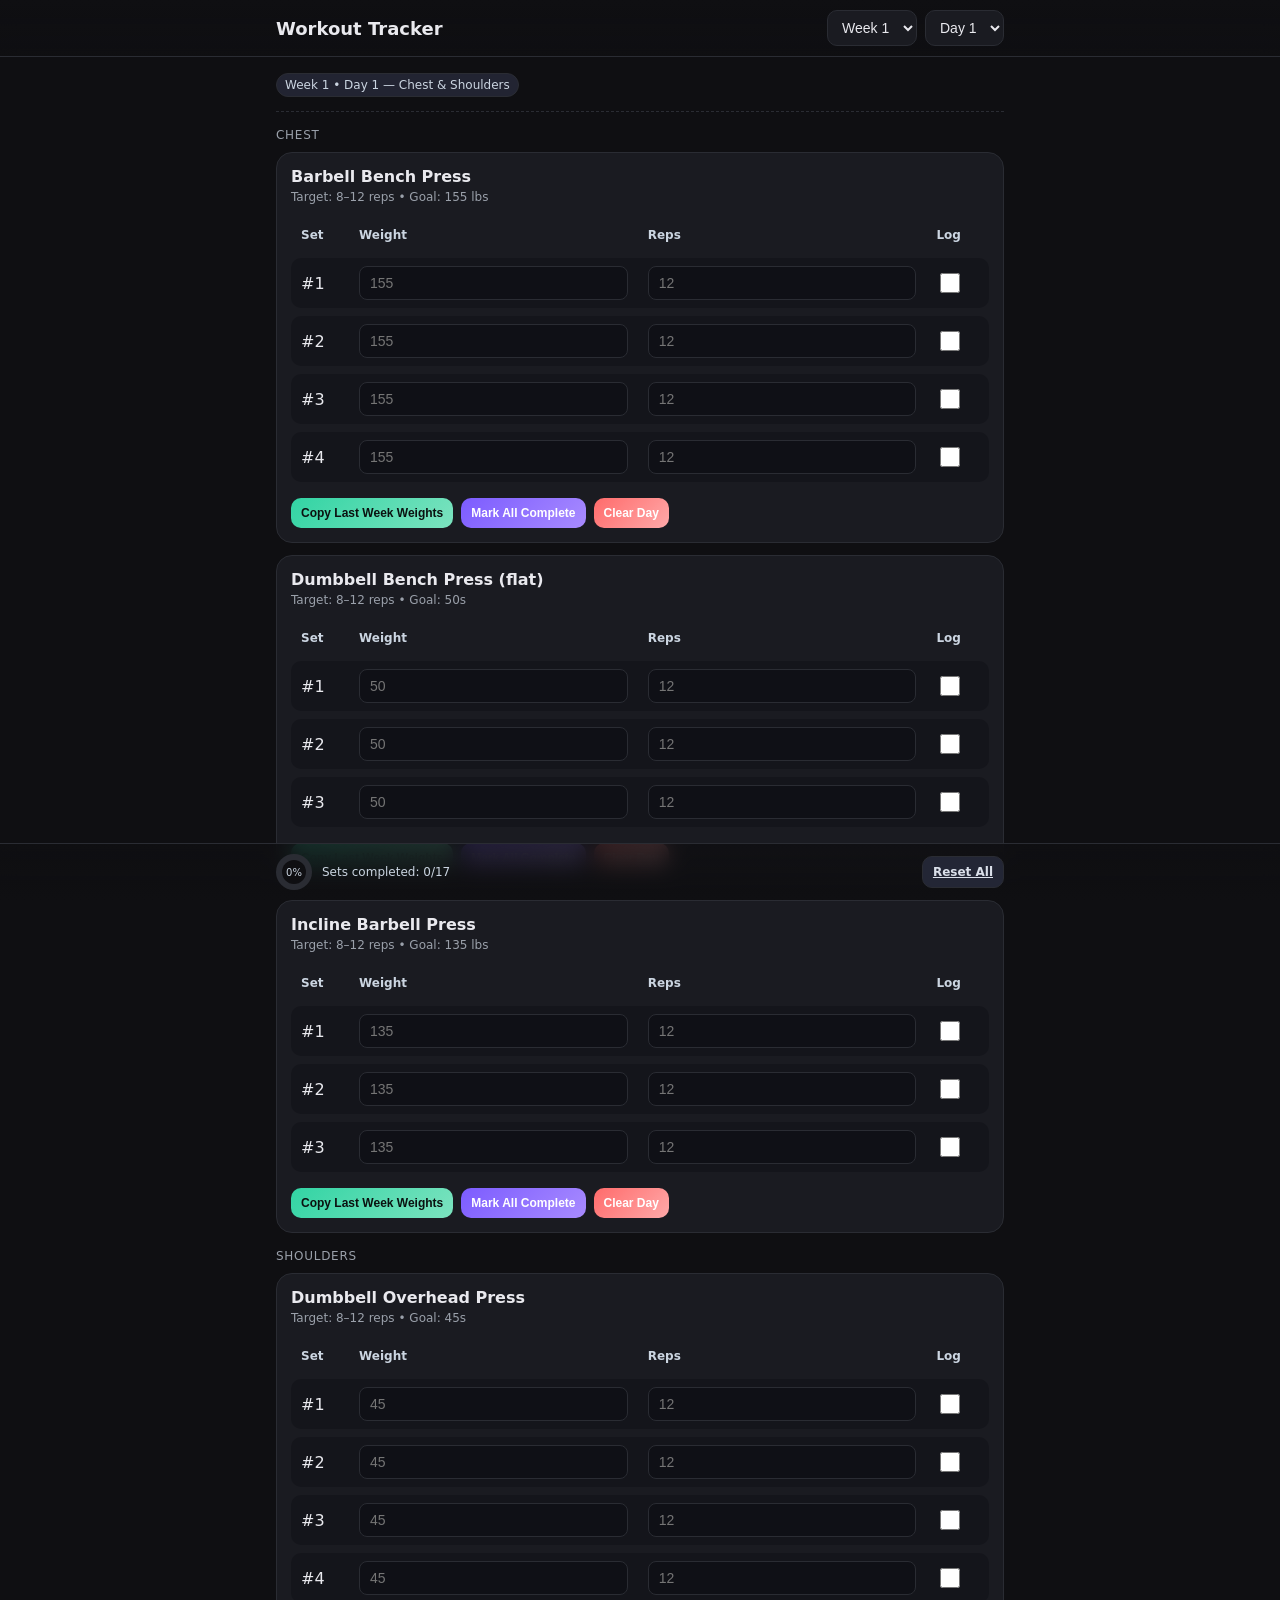
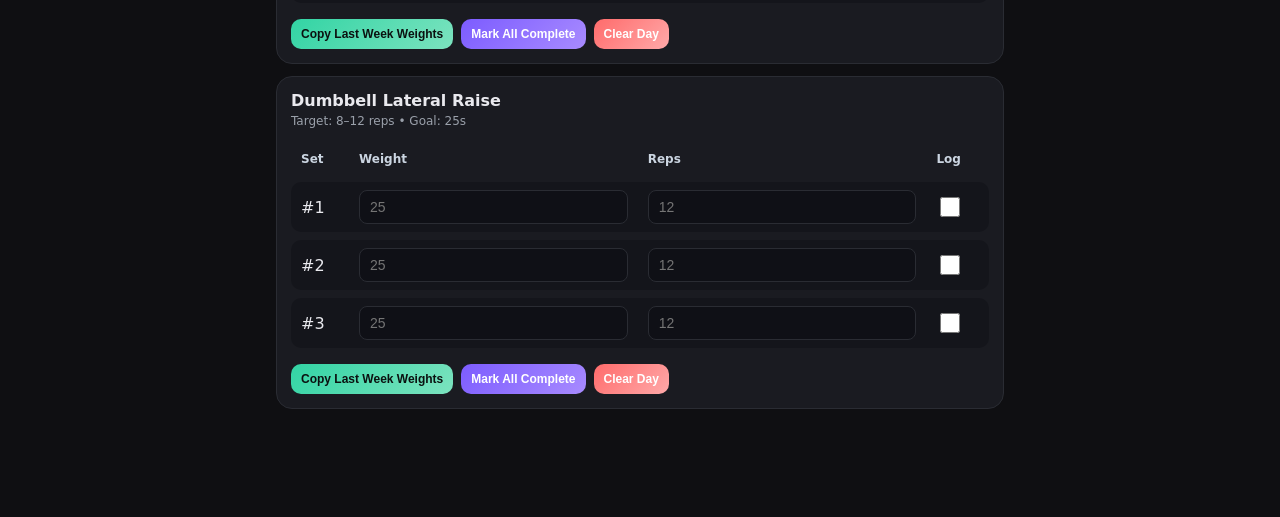
<file: index.html>
<!doctype html><html lang='en'><head>
<meta charset='utf-8'><meta name='viewport' content='width=device-width, initial-scale=1'>
<title>Workout Tracker (Single File)</title>
<meta name='theme-color' content='#0f0f12'>
<style>
:root{--bg:#0f0f12;--card:#1a1b21;--text:#e9e9ee;--muted:#9aa0aa;--brand:#7c5cff;--brand-2:#32d4a4;--danger:#ff6b6b;}
*{box-sizing:border-box}html,body{margin:0;height:100%;background:var(--bg);color:var(--text);font-family:system-ui,-apple-system,Segoe UI,Roboto,Helvetica,Arial,sans-serif}
.container{max-width:760px;margin:0 auto;padding:16px 16px 96px}
.header{position:sticky;top:0;background:linear-gradient(180deg,var(--bg),rgba(15,15,18,0.85));backdrop-filter:saturate(180%) blur(10px);z-index:10;border-bottom:1px solid #2a2c33}
.header-inner{max-width:760px;margin:0 auto;display:flex;gap:10px;align-items:center;padding:10px 16px}
.h-title{font-weight:700;font-size:18px;margin:0}
.selects{display:flex;gap:8px;margin-left:auto}
select{background:var(--card);color:var(--text);border:1px solid #2a2c33;border-radius:10px;padding:8px 10px;font-size:14px}
.badge{display:inline-flex;align-items:center;gap:6px;background:#222432;color:#cbd5e1;border:1px solid #2a2c33;padding:4px 8px;border-radius:999px;font-size:12px}
.section{margin:16px 0 10px;font-size:12px;color:var(--muted);letter-spacing:.06em;text-transform:uppercase}
.card{background:var(--card);border:1px solid #2a2c33;border-radius:16px;padding:14px;margin-bottom:12px}
.card h3{margin:0 0 4px;font-size:16px}
.meta{color:var(--muted);font-size:12px;margin-bottom:8px}
.sets{width:100%;border-collapse:separate;border-spacing:0 8px}
.sets th,.sets td{padding:8px 10px;text-align:left}
.sets thead th{color:#cbd5e1;font-size:12px;font-weight:600}
.row{background:#14151b;border:1px solid #2a2c33;border-radius:10px}
.row td:first-child{border-top-left-radius:10px;border-bottom-left-radius:10px}
.row td:last-child{border-top-right-radius:10px;border-bottom-right-radius:10px}
input[type=number]{width:100%;background:#0f1016;border:1px solid #2a2c33;color:var(--text);border-radius:8px;padding:8px 10px;font-size:14px;outline:none}
input[type=checkbox]{width:20px;height:20px;accent-color:var(--brand)}
.controls{display:flex;gap:8px;flex-wrap:wrap;margin-top:8px}
.btn{background:#232635;border:1px solid #2a2c33;color:#dbe0ea;font-weight:600;border-radius:10px;padding:8px 10px;font-size:12px;cursor:pointer}
.btn:hover{border-color:#3a3e49}
.btn.brand{background:linear-gradient(135deg,var(--brand),#a88bff);color:white;border:0}
.btn.green{background:linear-gradient(135deg,var(--brand-2),#7ce3bf);color:#0b1110;border:0}
.btn.danger{background:linear-gradient(135deg,var(--danger),#ffa9a9);color:white;border:0}
.footer{position:fixed;left:0;right:0;bottom:0;background:linear-gradient(0deg,var(--bg),rgba(15,15,18,0.85));backdrop-filter:blur(10px);border-top:1px solid #2a2c33}
.footer-inner{max-width:760px;margin:0 auto;display:flex;gap:8px;align-items:center;justify-content:space-between;padding:10px 16px}
.progress{display:flex;align-items:center;gap:10px;color:#cbd5e1;font-size:12px}
hr.sep{border:0;border-top:1px dashed #2a2c33;margin:14px 0}
@media (max-width:520px){
  .sets thead{display:none}
  .row{display:grid;grid-template-columns:1fr 1fr 44px;gap:8px;padding:8px}
  .row td{padding:0}
  .row td:nth-child(1){grid-column:1/4}
  .row td:nth-child(2){grid-column:1/2}
  .row td:nth-child(3){grid-column:2/3}
  .row td:nth-child(4){grid-column:3/4;display:flex;align-items:center;justify-content:center}
}
</style>
</head>
<body>
<header class="header"><div class="header-inner">
<h1 class="h-title">Workout Tracker</h1>
<div class="selects"><select id="week" aria-label="Select week"></select><select id="day" aria-label="Select day"></select></div>
</div></header>
<div class="container">
  <div class="badge" id="headerTitle">Week 1 • Day 1</div>
  <hr class="sep"/>
  <div id="content"></div>
</div>
<footer class="footer"><div class="footer-inner">
  <div class="progress">
    <div style="width:36px;height:36px;border-radius:50%;background:conic-gradient(#7c5cff 0deg,#2a2c33 0);display:grid;place-items:center" id="progressBar">
      <div style="width:24px;height:24px;border-radius:50%;background:#0f0f12;display:grid;place-items:center"><span id="progressPct" style="font-size:10px;color:#cbd5e1">0%</span></div>
    </div>
    <div id="progressText">Sets completed: 0/0</div>
  </div>
  <a class="btn" href="#" onclick="localStorage.removeItem('workout-tracker-v1'); location.reload(); return false;">Reset All</a>
</div></footer>
<script>
const WEEK1={1:{title:"Chest & Shoulders",blocks:[{tag:"CHEST",items:[{name:"Barbell Bench Press",sets:4,reps:[8,12],goal:"155 lbs"},{name:"Dumbbell Bench Press (flat)",sets:3,reps:[8,12],goal:"50s"},{name:"Incline Barbell Press",sets:3,reps:[8,12],goal:"135 lbs"}]},{tag:"SHOULDERS",items:[{name:"Dumbbell Overhead Press",sets:4,reps:[8,12],goal:"45s"},{name:"Dumbbell Lateral Raise",sets:3,reps:[8,12],goal:"25s"}]}]},2:{title:"Arms & Abs (Biceps)",blocks:[{tag:"BICEPS",items:[{name:"Barbell Curl",sets:4,reps:[8,12],goal:"55 lbs"},{name:"Dumbbell Curl (alt)",sets:3,reps:[8,12],goal:"35s"},{name:"Hammer Curl",sets:3,reps:[8,12],goal:"35s"}]},{tag:"TRICEPS",items:[{name:"Rope Triceps Extension",sets:3,reps:[8,12],goal:"40 lbs"}]},{tag:"ABS",items:[{name:"Incline Crunch",sets:3,reps:[25,25],goal:"10 lbs"},{name:"Hanging Knee Raise",sets:3,reps:[25,25],goal:"BW"}]}]},3:{title:"Shoulders & Back",blocks:[{tag:"BACK",items:[{name:"Barbell Row",sets:4,reps:[8,12],goal:"115 lbs"},{name:"Dumbbell Row",sets:3,reps:[8,12],goal:"55s"},{name:"Lat Pulldown",sets:3,reps:[8,12],goal:"120 lbs"},{name:"Pull-Ups",sets:3,reps:[7,10],goal:"BW"}]},{tag:"SHOULDERS",items:[{name:"Dumbbell Overhead Press",sets:3,reps:[8,12],goal:"45s"},{name:"Dumbbell Lateral Raise",sets:3,reps:[8,12],goal:"25s"}]}]},4:{title:"Arms & Abs (Triceps)",blocks:[{tag:"TRICEPS",items:[{name:"Rope Triceps Extension",sets:4,reps:[8,12],goal:"40 lbs"},{name:"Dips",sets:3,reps:[12,15],goal:"BW"},{name:"Overhead DB Triceps Ext.",sets:3,reps:[8,12],goal:"35s"}]},{tag:"BICEPS",items:[{name:"Barbell Curl",sets:3,reps:[8,12],goal:"55 lbs"},{name:"Dumbbell Curl",sets:3,reps:[8,12],goal:"35s"}]},{tag:"ABS",items:[{name:"Hanging Knee Raise",sets:3,reps:[25,25],goal:"BW"},{name:"Weighted Crunch",sets:3,reps:[25,25],goal:"10 lbs"}]}]},5:{title:"Quads & Abs",blocks:[{tag:"QUADS",items:[{name:"Barbell Squat",sets:4,reps:[8,12],goal:"135 lbs"},{name:"Hex Bar Squat",sets:4,reps:[8,12],goal:"155 lbs"},{name:"Dumbbell Step-Ups (bench)",sets:3,reps:[8,12],goal:"35s"}]},{tag:"ABS",items:[{name:"Incline Crunch",sets:3,reps:[25,25],goal:"10 lbs"},{name:"Hanging Knee Raise",sets:3,reps:[25,25],goal:"BW"}]}]}};
const PLAN={}; for(let w=1;w<=6;w++){ PLAN[w]=JSON.parse(JSON.stringify(WEEK1)); }
const $=s=>document.querySelector(s), el=(t,c,txt)=>{const e=document.createElement(t); if(c) e.className=c; if(txt) e.textContent=txt; return e;};
const KEY='workout-tracker-v1'; function load(){try{return JSON.parse(localStorage.getItem(KEY))||{};}catch(e){return{};}} function save(s){localStorage.setItem(KEY,JSON.stringify(s));}
let STATE=load(); if(STATE.selectedWeek==null) STATE.selectedWeek=1; if(STATE.selectedDay==null) STATE.selectedDay=1;
const setKey=(w,d,n,s)=>`${w}-${d}-${n}-S${s}`;
function build(){
  $('#week').value=STATE.selectedWeek; $('#day').value=STATE.selectedDay;
  $('#headerTitle').textContent=`Week ${STATE.selectedWeek} • Day ${STATE.selectedDay} — ${PLAN[STATE.selectedWeek][STATE.selectedDay].title}`;
  const wrap=$('#content'); wrap.innerHTML='';
  PLAN[STATE.selectedWeek][STATE.selectedDay].blocks.forEach(block=>{
    wrap.appendChild(el('div','section',block.tag));
    block.items.forEach(item=>{
      const card=el('div','card'); card.appendChild(el('h3',null,item.name));
      card.appendChild(el('div','meta',`Target: ${item.reps[0]}–${item.reps[1]} reps • Goal: ${item.goal}`));
      const table=el('table','sets'); const thead=el('thead'); const trh=el('tr'); ['Set','Weight','Reps','Log'].forEach(h=>trh.appendChild(el('th',null,h))); thead.appendChild(trh); table.appendChild(thead);
      const tbody=el('tbody');
      for(let s=1;s<=item.sets;s++){
        const tr=el('tr','row'); const tdSet=el('td',null,`#${s}`);
        const tdW=el('td'); const wI=el('input'); wI.type='number'; wI.placeholder=item.goal.replace(/[^\d.]/g,'');
        const tdR=el('td'); const rI=el('input'); rI.type='number'; rI.placeholder=item.reps[1];
        const tdC=el('td'); const cb=el('input'); cb.type='checkbox';
        const k=setKey(STATE.selectedWeek,STATE.selectedDay,item.name,s); const sv=STATE[k]||{};
        if(sv.w!=null) wI.value=sv.w; if(sv.r!=null) rI.value=sv.r; if(sv.c===true) cb.checked=true;
        wI.addEventListener('input',()=>{STATE[k]=STATE[k]||{};STATE[k].w=parseFloat(wI.value||'');save(STATE);});
        rI.addEventListener('input',()=>{STATE[k]=STATE[k]||{};STATE[k].r=parseFloat(rI.value||'');save(STATE);});
        cb.addEventListener('change',()=>{STATE[k]=STATE[k]||{};STATE[k].c=cb.checked;save(STATE);updateProgress();});
        tdW.appendChild(wI); tdR.appendChild(rI); tdC.appendChild(cb);
        tr.appendChild(tdSet); tr.appendChild(tdW); tr.appendChild(tdR); tr.appendChild(tdC);
        tbody.appendChild(tr);
      }
      table.appendChild(tbody); card.appendChild(table);
      const ctrls=el('div','controls'); const copy=el('button','btn green','Copy Last Week Weights'); copy.addEventListener('click',()=>copyLastWeek(item));
      const mark=el('button','btn brand','Mark All Complete'); mark.addEventListener('click',()=>markAll(item,true));
      const clear=el('button','btn danger','Clear Day'); clear.addEventListener('click',clearDay);
      ctrls.appendChild(copy); ctrls.appendChild(mark); ctrls.appendChild(clear); card.appendChild(ctrls);
      wrap.appendChild(card);
    });
  });
  updateProgress();
}
function updateProgress(){const cbs=[...document.querySelectorAll('input[type=checkbox]')]; const done=cbs.filter(x=>x.checked).length; const total=cbs.length||1;
  document.getElementById('progressText').textContent=`Sets completed: ${done}/${total}`; const pct=Math.round((done/total)*100);
  document.getElementById('progressBar').style.background=`conic-gradient(var(--brand) ${pct*3.6}deg, #2a2c33 0)`; document.getElementById('progressPct').textContent=pct+'%';}
function markAll(item,val){for(let s=1;s<=item.sets;s++){const k=setKey(STATE.selectedWeek,STATE.selectedDay,item.name,s);STATE[k]=STATE[k]||{};STATE[k].c=val;} save(STATE); build();}
function clearDay(){if(!confirm('Clear all logged values and checkmarks for this day?'))return; const day=PLAN[STATE.selectedWeek][STATE.selectedDay];
  day.blocks.forEach(b=>b.items.forEach(it=>{for(let s=1;s<=it.sets;s++){const k=setKey(STATE.selectedWeek,STATE.selectedDay,it.name,s); delete STATE[k];}})); save(STATE); build();}
function copyLastWeek(item){if(STATE.selectedWeek<=1){alert('No previous week to copy from.'); return;} for(let s=1;s<=item.sets;s++){const prev=setKey(STATE.selectedWeek-1,STATE.selectedDay,item.name,s); const cur=setKey(STATE.selectedWeek,STATE.selectedDay,item.name,s); const pv=STATE[prev];
  if(pv && pv.w!=null){STATE[cur]=STATE[cur]||{}; STATE[cur].w=pv.w;}} save(STATE); build();}
window.addEventListener('DOMContentLoaded',()=>{const wk=$('#week'),dy=$('#day'); wk.innerHTML='';dy.innerHTML=''; for(let i=1;i<=6;i++){const o=document.createElement('option'); o.value=i;o.text=`Week ${i}`; wk.appendChild(o);} for(let i=1;i<=5;i++){const o=document.createElement('option'); o.value=i;o.text=`Day ${i}`; dy.appendChild(o);} wk.addEventListener('change',e=>{STATE.selectedWeek=parseInt(e.target.value,10); save(STATE); build();}); dy.addEventListener('change',e=>{STATE.selectedDay=parseInt(e.target.value,10); save(STATE); build();}); build();});
</script>
</body></html>
</file>
